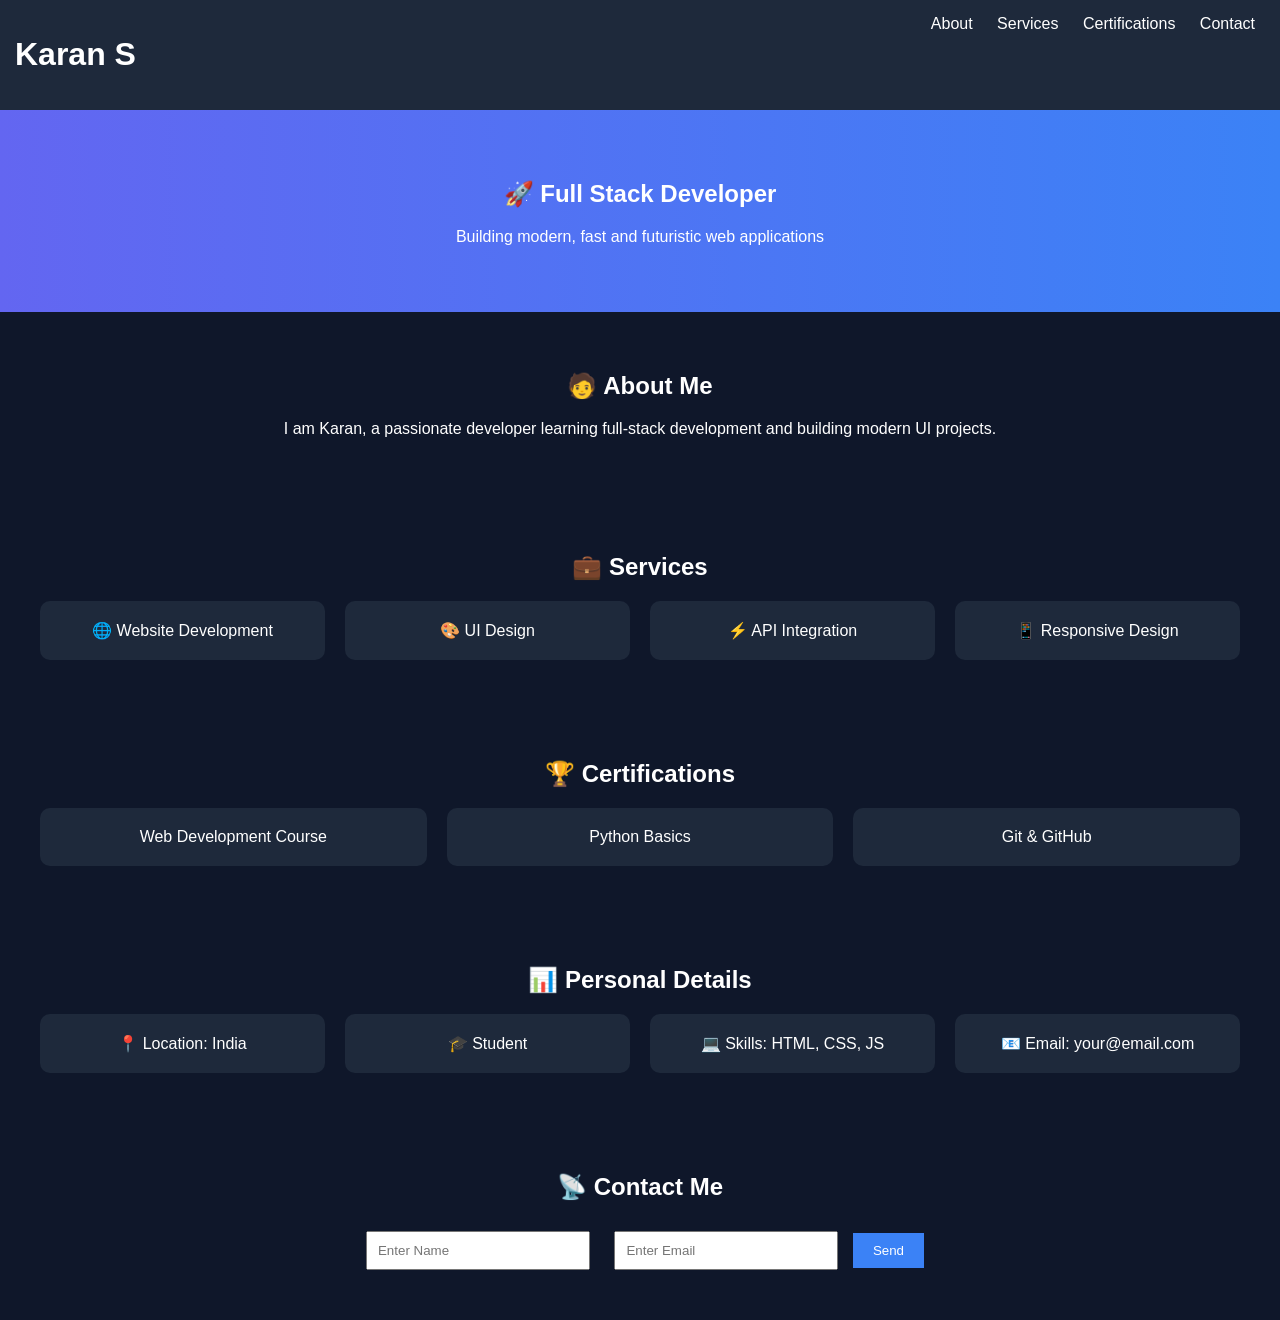
<file: index.html>
<!DOCTYPE html>
<html>
<head>
  <title>Karan | Portfolio</title>
  <link rel="stylesheet" href="style.css">
</head>

<body>

  <!-- HEADER -->
  <header class="navbar">
    <h1>Karan S</h1>
    <nav>
      <a href="#">About</a>
      <a href="#">Services</a>
      <a href="#">Certifications</a>
      <a href="#">Contact</a>
    </nav>
  </header>

  <!-- HERO -->
  <section class="hero">
    <h2>🚀 Full Stack Developer</h2>
    <p>Building modern, fast and futuristic web applications</p>
  </section>

  <!-- ABOUT -->
  <section class="section">
    <h2>🧑 About Me</h2>
    <p>I am Karan, a passionate developer learning full-stack development and building modern UI projects.</p>
  </section>

  <!-- SERVICES -->
  <section class="section">
    <h2>💼 Services</h2>

    <div class="grid">
      <div class="card">🌐 Website Development</div>
      <div class="card">🎨 UI Design</div>
      <div class="card">⚡ API Integration</div>
      <div class="card">📱 Responsive Design</div>
    </div>
  </section>

  <!-- CERTIFICATIONS -->
  <section class="section">
    <h2>🏆 Certifications</h2>

    <div class="grid">
      <div class="card">Web Development Course</div>
      <div class="card">Python Basics</div>
      <div class="card">Git & GitHub</div>
    </div>
  </section>

  <!-- PERSONAL DETAILS -->
  <section class="section">
    <h2>📊 Personal Details</h2>

    <div class="grid">
      <div class="card">📍 Location: India</div>
      <div class="card">🎓 Student</div>
      <div class="card">💻 Skills: HTML, CSS, JS</div>
      <div class="card">📧 Email: your@email.com</div>
    </div>
  </section>

  <!-- CONTACT -->
  <section class="section">
    <h2>📡 Contact Me</h2>

    <form id="form">
      <input type="text" id="name" placeholder="Enter Name" required>
      <input type="email" id="email" placeholder="Enter Email" required>
      <button type="submit">Send</button>
    </form>
  </section>

  <script src="script.js"></script>

</body>
</html>
</file>
<file: style.css>
body {
  margin: 0;
  font-family: Arial;
  background: #0f172a;
  color: white;
}

/* Navbar */
.navbar {
  display: flex;
  justify-content: space-between;
  padding: 15px;
  background: #1e293b;
}

.navbar a {
  margin: 10px;
  color: white;
  text-decoration: none;
}

/* Hero */
.hero {
  text-align: center;
  padding: 50px;
  background: linear-gradient(to right, #6366f1, #3b82f6);
}

/* Sections */
.section {
  padding: 40px;
  text-align: center;
}

/* Grid (like Amazon cards) */
.grid {
  display: grid;
  grid-template-columns: repeat(auto-fit, minmax(200px, 1fr));
  gap: 20px;
}

/* Cards */
.card {
  background: #1e293b;
  padding: 20px;
  border-radius: 10px;
  transition: 0.3s;
}

.card:hover {
  transform: scale(1.05);
  background: #334155;
}

/* Form */
input {
  padding: 10px;
  margin: 10px;
  width: 200px;
}

button {
  padding: 10px 20px;
  background: #3b82f6;
  color: white;
  border: none;
}
</file>
